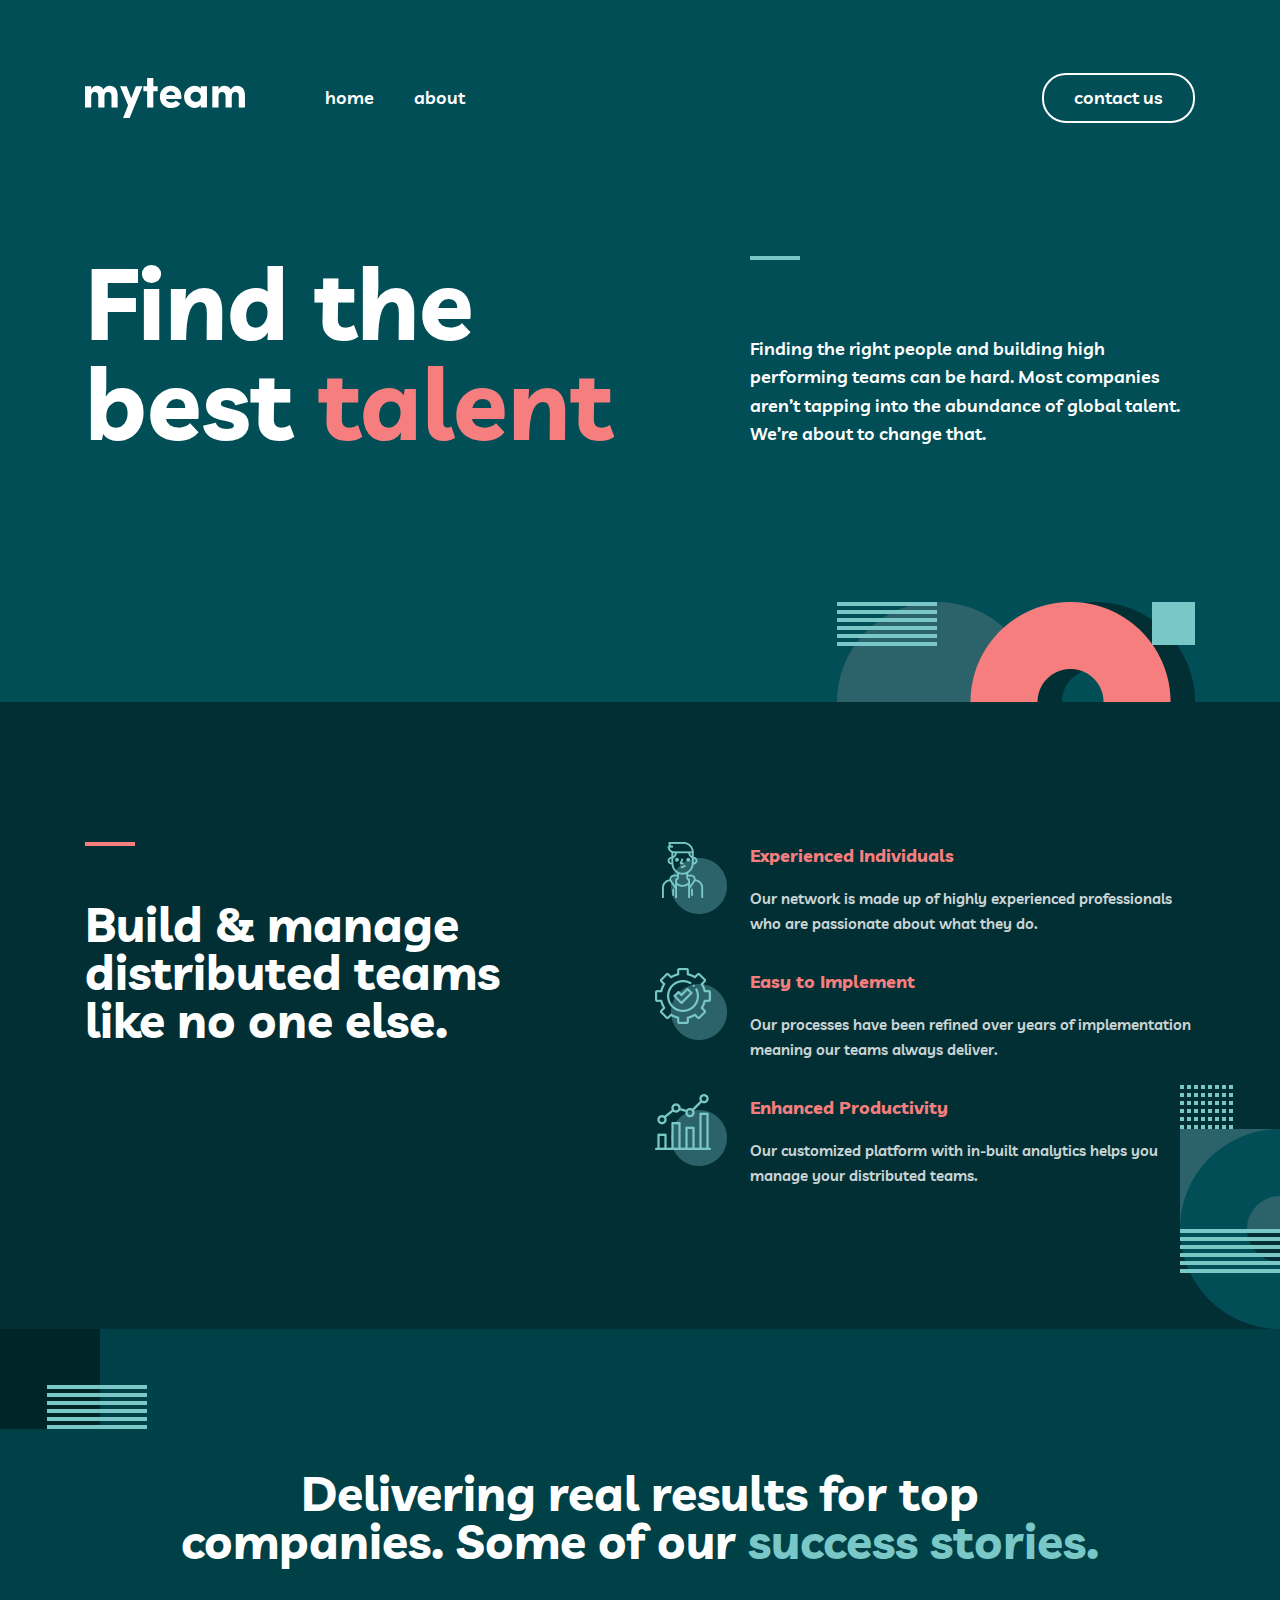
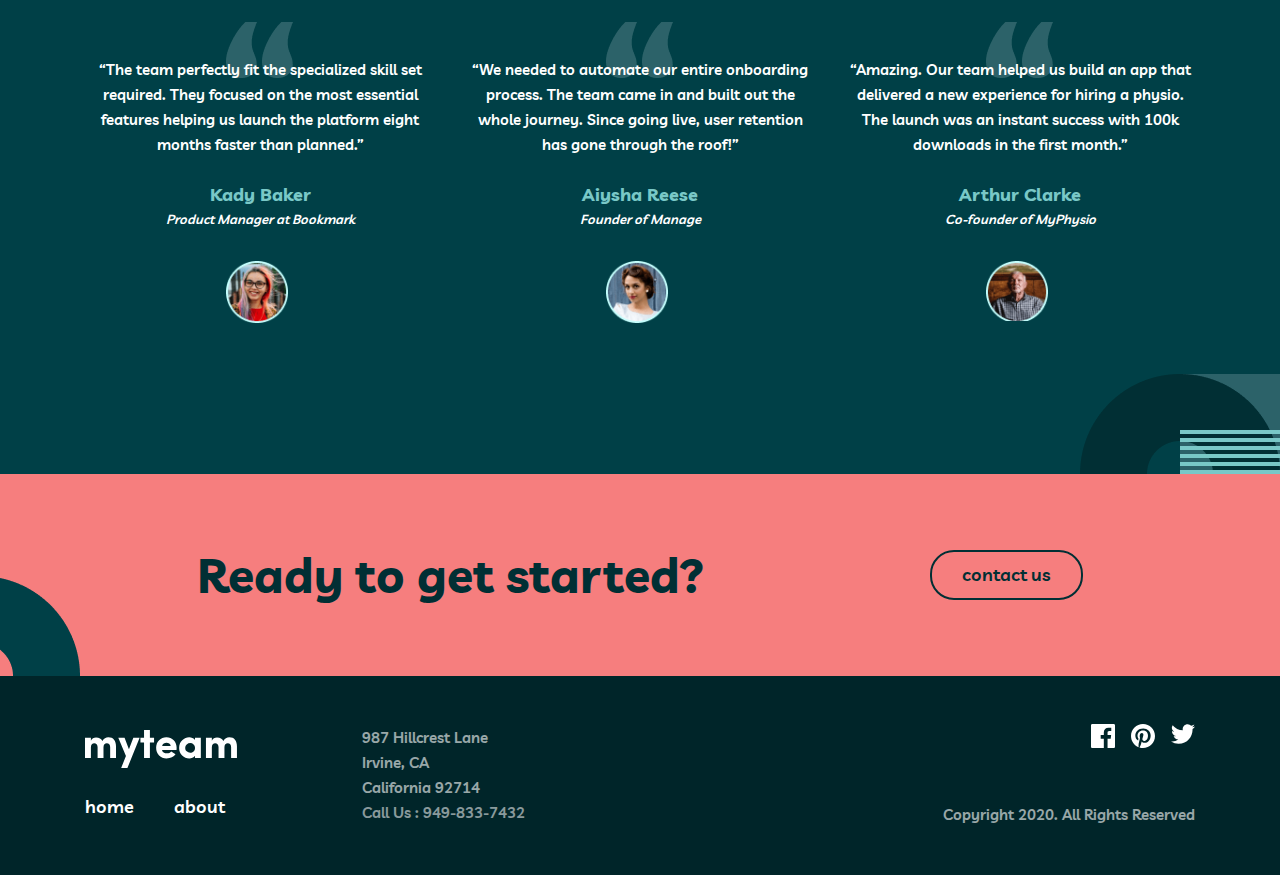
<file: index.html>
<!DOCTYPE html>
<html lang="en">
	<head>
		<meta charset="UTF-8" />
		<meta http-equiv="X-UA-Compatible" content="IE=edge" />
		<meta name="viewport" content="width=device-width, initial-scale=1.0" />
		<link rel="stylesheet" href="./css/main.css" />
		<title>My team</title>
	</head>

	<body>
		<!-- site-header -->
		<header class="site-header">
			<div class="container">
				<div class="site-header__inner">
					<a class="logo" href="./index.html">
						<img
							class="logo__link"
							src="./images/myteam-logo.svg"
							alt="Site logotip"
							width="160"
							height="40"
						/>
					</a>

					<nav class="navbar">
						<ul class="navbar__list">
							<li class="navbar__item">
								<a class="navbar__link" href="./index.html">home</a>
							</li>
							<li class="navbar__item">
								<a class="navbar__link" href="./about.html">about</a>
							</li>
						</ul>
					</nav>
					<button class="btn">&#9776;</button>

					<a class="header__link" href="#">contact us</a>
				</div>
			</div>
		</header>
		<!-- /site-header -->

		<!-- site-main -->

		<main class="site-main">
			<!-- hero-section -->
			<section class="hero">
				<div class="container">
					<div class="hero__inner">
						<div class="hero__title-wrapper">
							<h1 class="hero__title">
								Find the best <span class="title-red">talent</span>
							</h1>
						</div>
						<div class="text-wrapper">
							<span class="line"></span>
							<p class="hero__text">
								Finding the right people and building high performing teams can
								be hard. Most companies aren’t tapping into the abundance of
								global talent. We’re about to change that.
							</p>
						</div>
					</div>
				</div>
			</section>
			<!-- /hero-section -->
			<!-- build-section -->
			<section class="build">
				<div class="container">
					<div class="build__inner">
						<div class="build__content">
							<span class="build__line"></span>
							<h2 class="build__title">
								Build & manage distributed teams like no one else.
							</h2>
						</div>
						<div class="build__conwrapper">
							<ul class="build__list">
								<li class="build__item">
									<h3 class="build__item-title">Experienced Individuals</h3>
									<p class="build__item-text">
										Our network is made up of highly experienced professionals
										who are passionate about what they do.
									</p>
								</li>
								<li class="build__item">
									<h3 class="build__item-title">Easy to Implement</h3>
									<p class="build__item-text">
										Our processes have been refined over years of implementation
										meaning our teams always deliver.
									</p>
								</li>
								<li class="build__item">
									<h3 class="build__item-title">Enhanced Productivity</h3>
									<p class="build__item-text">
										Our customized platform with in-built analytics helps you
										manage your distributed teams.
									</p>
								</li>
							</ul>
						</div>
					</div>
				</div>
			</section>
			<!-- /build-section -->
			<!-- stories-section -->
			<section class="stories">
				<div class="container">
					<div class="stories__inner">
						<div class="stories__title-wrapper">
							<h2 class="stories__title">
								Delivering real results for top companies. Some of our
								<span class="title-color">success stories.</span>
							</h2>
						</div>

						<ul class="stories__list">
							<li class="stories__item">
								<p class="stories__item-text">
									“The team perfectly fit the specialized skill set required.
									They focused on the most essential features helping us launch
									the platform eight months faster than planned.”
								</p>
								<strong class="stories__item-str">Kady Baker</strong>
								<em class="stories__item-italic"
									>Product Manager at Bookmark</em
								>
							</li>
							<li class="stories__item">
								<p class="stories__item-text">
									“We needed to automate our entire onboarding process. The team
									came in and built out the whole journey. Since going live,
									user retention has gone through the roof!”
								</p>
								<strong class="stories__item-str">Aiysha Reese</strong>
								<em class="stories__item-italic">Founder of Manage</em>
							</li>
							<li class="stories__item">
								<p class="stories__item-text">
									“Amazing. Our team helped us build an app that delivered a new
									experience for hiring a physio. The launch was an instant
									success with 100k downloads in the first month.”
								</p>
								<strong class="stories__item-str">Arthur Clarke</strong>
								<em class="stories__item-italic">Co-founder of MyPhysio</em>
							</li>
						</ul>
					</div>
				</div>
			</section>
			<!-- /stories-section -->
			<!-- started-section -->
			<section class="started">
				<div class="container">
					<div class="started__inner">
						<h2 class="started__title">Ready to get started?</h2>
						<a class="started__link header__link" href="#">contact us</a>
					</div>
				</div>
			</section>
			<!-- /started-section -->
		</main>
		<!-- /site-main -->
		<!-- site-footer -->
		<footer class="site-footer">
			<div class="container">
				<div class="site-footer__inner">
					<div class="site-footer__left-wrapper">
						<div class="footer__menu-wrapper">
							<a class="footer__logo" href="./index.html">
								<img
									class="footer__logo-img"
									src="./images/myteam-logo.svg"
									alt="Site logotip"
									width="160"
									height="40"
								/>
							</a>

							<ul class="footer__list">
								<li class="footer__item">
									<a class="footer__link" href="./index.html">home</a>
								</li>
								<li class="footer__item">
									<a class="footer__link" href="./about.html">about</a>
								</li>
							</ul>
						</div>
						<div class="footer__address-wrapper">
							<p class="site-footer__adress">
								987 Hillcrest Lane <br />
								Irvine, CA <br />
								California 92714
								<a class="footer__tel" href="tel:9498337432"
									>Call Us : 949-833-7432</a
								>
							</p>
						</div>
					</div>
					<div class="site-footer__right-wrapper">
						<div class="footer__social-link-wrapper">
							<a
								class="footer__social-link"
								href="https://www.facebook.com"
								target="_blank"
							>
								<svg width="24" height="24" xmlns="http://www.w3.org/2000/svg">
									<path
										d="M22.675 0H1.325C.593 0 0 .593 0 1.325v21.351C0 23.407.593 24 1.325 24H12.82v-9.294H9.692v-3.622h3.128V8.413c0-3.1 1.893-4.788 4.659-4.788 1.325 0 2.463.099 2.795.143v3.24l-1.918.001c-1.504 0-1.795.715-1.795 1.763v2.313h3.587l-.467 3.622h-3.12V24h6.116c.73 0 1.323-.593 1.323-1.325V1.325C24 .593 23.407 0 22.675 0Z"
									/>
								</svg>
							</a>
							<a class="footer__social-link" href="https://www.pinterest.com">
								<svg width="24" height="24" xmlns="http://www.w3.org/2000/svg">
									<path
										d="M12 0C5.373 0 0 5.372 0 12c0 5.084 3.163 9.426 7.627 11.174-.105-.949-.2-2.405.042-3.441.218-.937 1.407-5.965 1.407-5.965s-.359-.719-.359-1.782c0-1.668.967-2.914 2.171-2.914 1.023 0 1.518.769 1.518 1.69 0 1.029-.655 2.568-.994 3.995-.283 1.194.599 2.169 1.777 2.169 2.133 0 3.772-2.249 3.772-5.495 0-2.873-2.064-4.882-5.012-4.882-3.414 0-5.418 2.561-5.418 5.207 0 1.031.397 2.138.893 2.738a.36.36 0 0 1 .083.345l-.333 1.36c-.053.22-.174.267-.402.161-1.499-.698-2.436-2.889-2.436-4.649 0-3.785 2.75-7.262 7.929-7.262 4.163 0 7.398 2.967 7.398 6.931 0 4.136-2.607 7.464-6.227 7.464-1.216 0-2.359-.631-2.75-1.378l-.748 2.853c-.271 1.043-1.002 2.35-1.492 3.146C9.57 23.812 10.763 24 12 24c6.627 0 12-5.373 12-12 0-6.628-5.373-12-12-12Z"
									/>
								</svg>
							</a>
							<a
								class="footer__social-link"
								href="https://www.twitter.com"
								target="_blank"
							>
								<svg width="24" height="20" xmlns="http://www.w3.org/2000/svg">
									<path
										d="M24 2.557a9.83 9.83 0 0 1-2.828.775A4.932 4.932 0 0 0 23.337.608a9.864 9.864 0 0 1-3.127 1.195A4.916 4.916 0 0 0 16.616.248c-3.179 0-5.515 2.966-4.797 6.045A13.978 13.978 0 0 1 1.671 1.149a4.93 4.93 0 0 0 1.523 6.574 4.903 4.903 0 0 1-2.229-.616c-.054 2.281 1.581 4.415 3.949 4.89a4.935 4.935 0 0 1-2.224.084 4.928 4.928 0 0 0 4.6 3.419A9.9 9.9 0 0 1 0 17.54a13.94 13.94 0 0 0 7.548 2.212c9.142 0 14.307-7.721 13.995-14.646A10.025 10.025 0 0 0 24 2.557Z"
									/>
								</svg>
							</a>
						</div>
						<p class="footer__text">Copyright 2020. All Rights Reserved</p>
					</div>
				</div>
			</div>
		</footer>
		<!-- /site-footer -->
	</body>
</html>
</file>
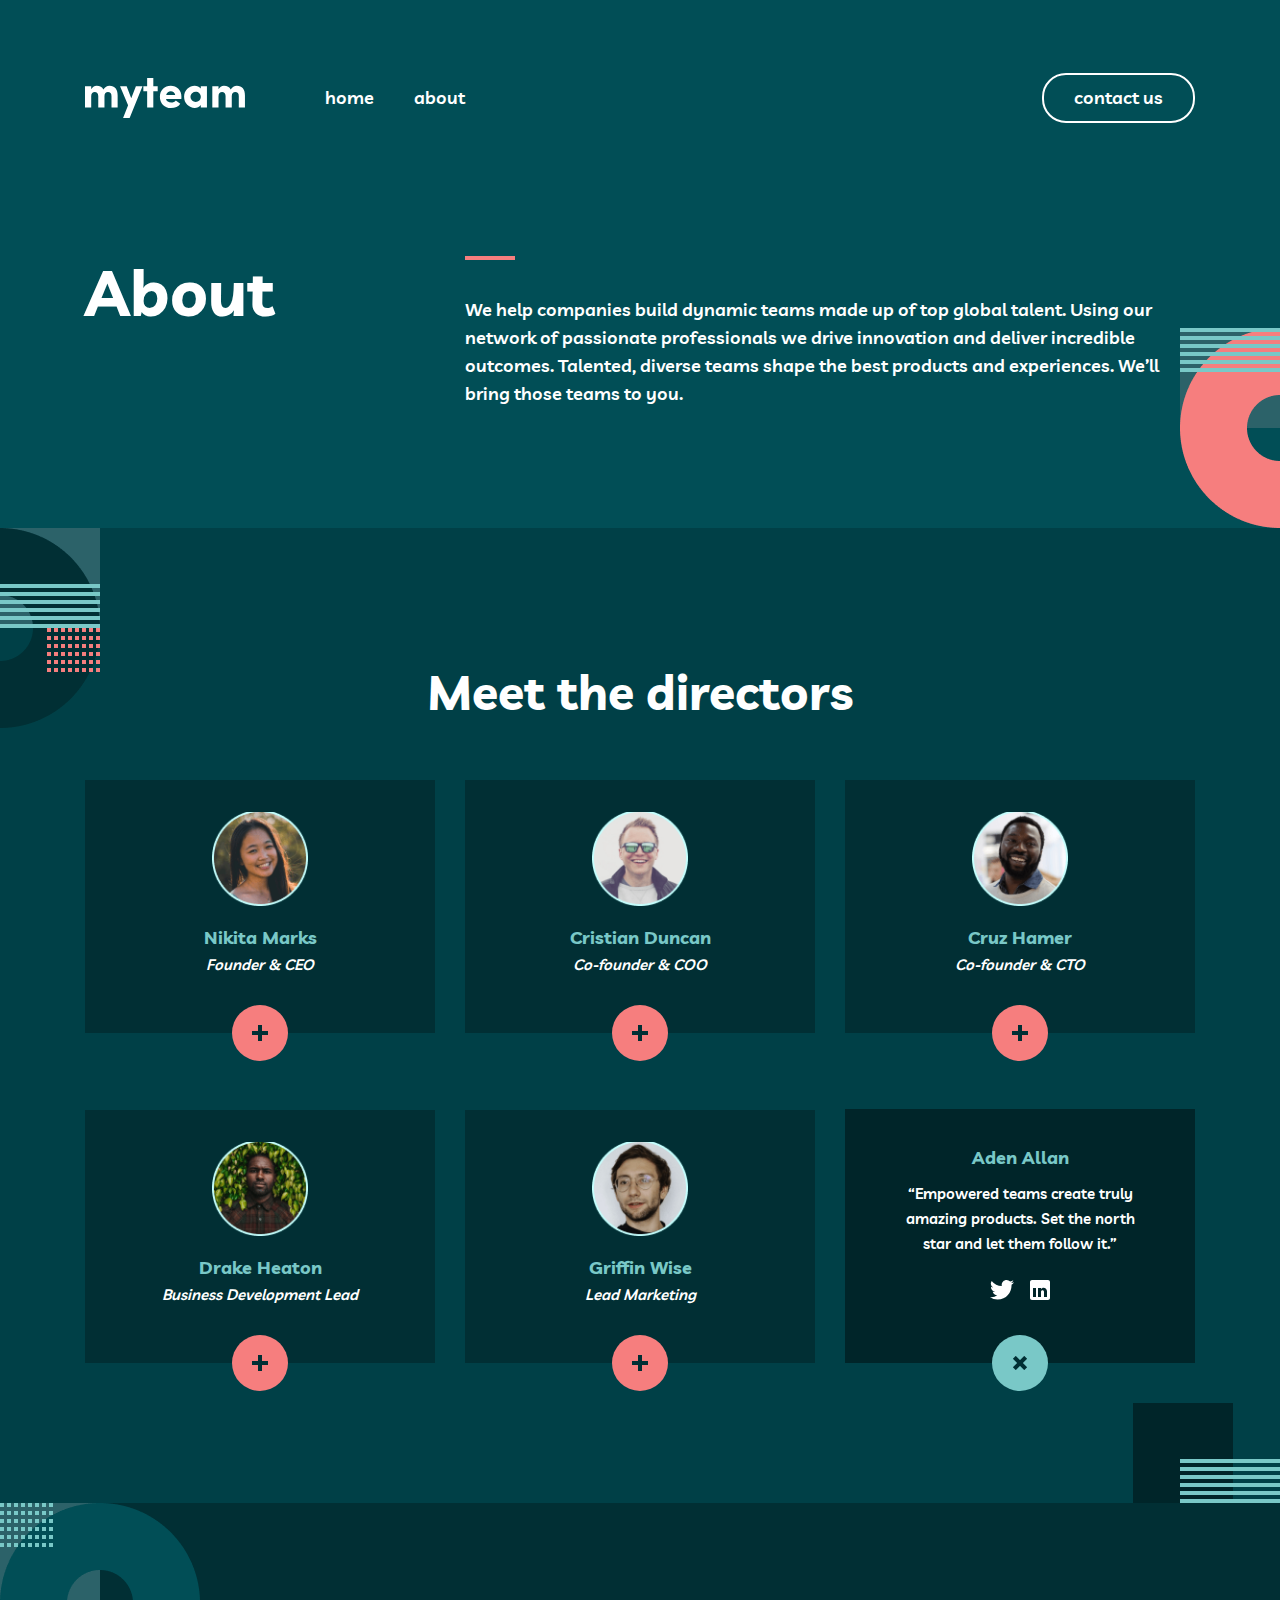
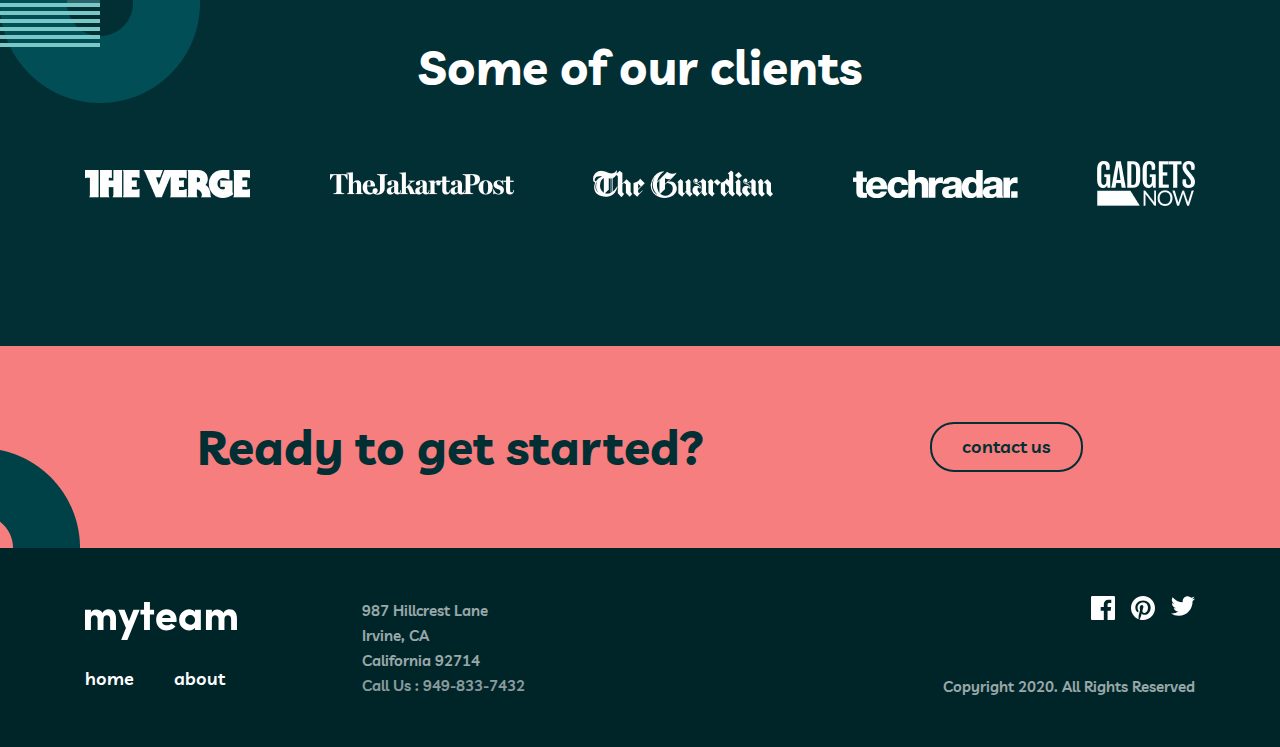
<file: about.html>
<!DOCTYPE html>
<html lang="en">
	<head>
		<meta charset="UTF-8" />
		<meta http-equiv="X-UA-Compatible" content="IE=edge" />
		<meta name="viewport" content="width=device-width, initial-scale=1.0" />
		<link rel="stylesheet" href="./css/main.css" />
		<title>About</title>
	</head>
	<body>
		<!-- about-header -->
		<header class="about-header">
			<div class="container">
				<div class="about-header__inner">
					<a class="logo" href="./index.html">
						<img
							class="logo__link"
							src="./images/myteam-logo.svg"
							alt="Site logotip"
							width="160"
							height="40"
						/>
					</a>

					<nav class="navbar">
						<ul class="navbar__list">
							<li class="navbar__item">
								<a class="navbar__link" href="./index.html">home</a>
							</li>
							<li class="navbar__item">
								<a class="navbar__link" href="./about.html">about</a>
							</li>
						</ul>
					</nav>
					<button class="btn">&#9776;</button>

					<a class="header__link" href="#">contact us</a>
				</div>
			</div>
		</header>
		<!-- /about-header -->
		<!-- site-main -->
		<main class="site-main">
			<!-- about-hero -->
			<section class="about-hero">
				<div class="container">
					<div class="about-hero__inner">
						<div class="about-hero__title-wrapper">
							<h2 class="about-hero__title">About</h2>
						</div>
						<div class="about-text-wrapper">
							<span class="about-line"></span>
							<p class="about-hero__text">
								We help companies build dynamic teams made up of top global
								talent. Using our network of passionate professionals we drive
								innovation and deliver incredible outcomes. Talented, diverse
								teams shape the best products and experiences. We’ll bring those
								teams to you.
							</p>
						</div>
					</div>
				</div>
			</section>
			<!-- /about-hero -->
			<!-- directors-section -->
			<section class="directors">
				<div class="container">
					<div class="directors__inner">
						<h2 class="directors__title">Meet the directors</h2>
						<ul class="directors__list">
							<li class="directors__item">
								<strong class="item-strong">Nikita Marks</strong>
								<em class="item-em">Founder & CEO</em>
								<span class="item-circle">
									<img
										class="item-plus"
										src="./images/CombinedShape.png"
										alt="plus"
										width="16"
										height="16"
									/>
								</span>
							</li>
							<li class="directors__item">
								<strong class="item-strong">Cristian Duncan</strong>
								<em class="item-em">Co-founder & COO</em>
								<span class="item-circle">
									<img
										class="item-plus"
										src="./images/CombinedShape.png"
										alt="plus"
										width="16"
										height="16"
									/>
								</span>
							</li>
							<li class="directors__item">
								<strong class="item-strong">Cruz Hamer</strong>
								<em class="item-em">Co-founder & CTO</em>
								<span class="item-circle">
									<img
										class="item-plus"
										src="./images/CombinedShape.png"
										alt="plus"
										width="16"
										height="16"
									/>
								</span>
							</li>
							<li class="directors__item">
								<strong class="item-strong">Drake Heaton</strong>
								<em class="item-em">Business Development Lead</em>
								<span class="item-circle">
									<img
										class="item-plus"
										src="./images/CombinedShape.png"
										alt="plus"
										width="16"
										height="16"
									/>
								</span>
							</li>
							<li class="directors__item">
								<strong class="item-strong">Griffin Wise</strong>
								<em class="item-em">Lead Marketing</em>
								<span class="item-circle">
									<img
										class="item-plus"
										src="./images/CombinedShape.png"
										alt="plus"
										width="16"
										height="16"
									/>
								</span>
							</li>
							<li class="directors__item directors__item--active">
								<strong class="item-strong acstr">Aden Allan</strong>
								<p class="item-em acem">
									“Empowered teams create truly amazing products. Set the north
									star and let them follow it.”
								</p>
								<div class="icon-wrapper">
									<a
										class="twitter-link"
										href="https://www.twitter.com"
										target="_blank"
									>
										<svg
											class="twitter"
											width="24"
											height="20"
											xmlns="http://www.w3.org/2000/svg"
										>
											<path
												d="M24 2.309a9.83 9.83 0 0 1-2.828.775A4.932 4.932 0 0 0 23.337.36a9.864 9.864 0 0 1-3.127 1.195A4.916 4.916 0 0 0 16.616 0c-3.179 0-5.515 2.966-4.797 6.045A13.978 13.978 0 0 1 1.671.901a4.93 4.93 0 0 0 1.523 6.574 4.903 4.903 0 0 1-2.229-.616c-.054 2.281 1.581 4.415 3.949 4.89a4.935 4.935 0 0 1-2.224.084 4.928 4.928 0 0 0 4.6 3.419A9.9 9.9 0 0 1 0 17.292a13.94 13.94 0 0 0 7.548 2.212c9.142 0 14.307-7.721 13.995-14.646A10.025 10.025 0 0 0 24 2.309Z"
											/>
										</svg>
									</a>
									<a
										class="linkedin-link"
										href="https://www.linkedin.com"
										target="_blank"
									>
										<svg
											class="linkedin"
											width="20"
											height="20"
											xmlns="http://www.w3.org/2000/svg"
										>
											<path
												clip-rule="evenodd"
												d="M2 0h16c1.1 0 2 .9 2 2v16c0 1.1-.9 2-2 2H2c-1.1 0-2-.9-2-2V2C0 .9.9 0 2 0Zm4 17V8H3v9h3ZM4.5 6.3c-1 0-1.8-.8-1.8-1.8s.8-1.8 1.8-1.8 1.8.8 1.8 1.8-.8 1.8-1.8 1.8ZM14 17h3v-5.7c0-1.9-1.6-3.5-3.5-3.5-.9 0-2 .6-2.5 1.4V8H8v9h3v-5.3c0-.8.7-1.5 1.5-1.5s1.5.7 1.5 1.5V17Z"
											/>
										</svg>
									</a>
								</div>
								<span class="item-circle item-circle--active">
									<img
										class="item-plus"
										src="./images/Combined.png"
										alt="plus"
										width="16"
										height="16"
									/>
								</span>
							</li>
						</ul>
					</div>
				</div>
			</section>
			<!-- /directors-section -->
			<!-- clients-section -->
			<section class="clients">
				<div class="container">
					<div class="clients__inner">
						<h2 class="clients__title">Some of our clients</h2>
						<div class="pictures-wrapper">
							<picture class="clients__pictures">
								<!-- webp-images -->
								<source
									type="image/webp"
									media="(max-width:830px)"
									srcset="
										./images/clients-mobile1.webp    1x,
										./images/clients-mobile1@2x.webp 2x
									"
								/>

								<source
									type="image/webp"
									media="(max-width:890px)"
									srcset="
										./images/clients-tablet1.webp    1x,
										./images/clients-tablet1@2x.webp 2x
									"
								/>

								<source
									type="image/webp"
									srcset="
										./images/clients1.webp    1x,
										./images/clients1@2x.webp 2x
									"
								/>

								<!-- png-images -->
								<source
									media="(max-width:830px)"
									srcset="
										./images/clients-mobile1.png    1x,
										./images/clients-mobile1@2x.png 2x
									"
								/>

								<source
									media="(max-width:890px)"
									srcset="
										./images/clients-tablet1.png    1x,
										./images/clients-tablet1@2x.png 2x
									"
								/>

								<img
									class="clients__logo"
									src="./images/clients1.png"
									srcset="./images/clients1.png 1x, ./images/clients1@2x.png 2x"
									alt="logo"
									width="165"
									height="28"
								/>
							</picture>

							<picture class="clients__pictures">
								<!-- webp-images -->
								<source
									type="image/webp"
									media="(max-width:830px)"
									srcset="
										./images/clients-mobile2.webp    1x,
										./images/clients-mobile2@2x.webp 2x
									"
								/>

								<source
									type="image/webp"
									media="(max-width:890px)"
									srcset="
										./images/clients-tablet2.webp    1x,
										./images/clients-tablet2@2x.webp 2x
									"
								/>

								<source
									type="image/webp"
									srcset="
										./images/clients2.webp    1x,
										./images/clients2@2x.webp 2x
									"
								/>

								<!-- png-images -->
								<source
									media="(max-width:830px)"
									srcset="
										./images/clients-mobile2.png    1x,
										./images/clients-mobile2@2x.png 2x
									"
								/>

								<source
									media="(max-width:890px)"
									srcset="
										./images/clients-tablet2.png    1x,
										./images/clients-tablet2@2x.png 2x
									"
								/>

								<img
									class="clients__logo"
									src="./images/clients2.png"
									srcset="./images/clients2.png 1x, ./images/clients2@2x.png 2x"
									alt="logo"
									width="184"
									height="23"
								/>
							</picture>

							<picture class="clients__pictures">
								<!-- webp-images -->
								<source
									type="image/webp"
									media="(max-width:830px)"
									srcset="
										./images/clients-mobile3.webp    1x,
										./images/clients-mobile3@2x.webp 2x
									"
								/>

								<source
									type="image/webp"
									media="(max-width:890px)"
									srcset="
										./images/clients-tablet3.webp    1x,
										./images/clients-tablet3@2x.webp 2x
									"
								/>

								<source
									type="image/webp"
									srcset="
										./images/clients3.webp    1x,
										./images/clients3@2x.webp 2x
									"
								/>

								<!-- png-images -->
								<source
									media="(max-width:830px)"
									srcset="
										./images/clients-mobile3.png    1x,
										./images/clients-mobile3@2x.png 2x
									"
								/>

								<source
									media="(max-width:890px)"
									srcset="
										./images/clients-tablet3.png    1x,
										./images/clients-tablet3@2x.png 2x
									"
								/>

								<img
									class="clients__logo"
									src="./images/clients3.png"
									srcset="./images/clients3.png 1x, ./images/clients3@2x.png 2x"
									alt="logo"
									width="180"
									height="28"
								/>
							</picture>

							<picture class="clients__pictures">
								<!-- webp-images -->
								<source
									type="image/webp"
									media="(max-width:830px)"
									srcset="
										./images/clients-mobile4.webp    1x,
										./images/clients-mobile4@2x.webp 2x
									"
								/>

								<source
									type="image/webp"
									media="(max-width:890px)"
									srcset="
										./images/clients-tablet4.webp    1x,
										./images/clients-tablet4@2x.webp 2x
									"
								/>

								<source
									type="image/webp"
									srcset="
										./images/clients4.webp    1x,
										./images/clients4@2x.webp 2x
									"
								/>

								<!-- png-images -->
								<source
									media="(max-width:830px)"
									srcset="
										./images/clients-mobile4.png    1x,
										./images/clients-mobile4@2x.png 2x
									"
								/>

								<source
									media="(max-width:890px)"
									srcset="
										./images/clients-tablet4.png    1x,
										./images/clients-tablet4@2x.png 2x
									"
								/>

								<img
									class="clients__logo"
									src="./images/clients4.png"
									srcset="./images/clients4.png 1x, ./images/clients4@2x.png 2x"
									alt="logo"
									width="165"
									height="28"
								/>
							</picture>

							<picture class="clients__pictures">
								<!-- webp-images -->
								<source
									type="image/webp"
									media="(max-width:830px)"
									srcset="
										./images/clients-mobile5.webp    1x,
										./images/clients-mobile5@2x.webp 2x
									"
								/>

								<source
									type="image/webp"
									media="(max-width:890px)"
									srcset="
										./images/clients-tablet5.webp    1x,
										./images/clients-tablet5@2x.webp 2x
									"
								/>

								<source
									type="image/webp"
									srcset="
										./images/clients5.webp    1x,
										./images/clients5@2x.webp 2x
									"
								/>

								<!-- png-images -->
								<source
									media="(max-width:830px)"
									srcset="
										./images/clients-mobile5.png    1x,
										./images/clients-mobile5@2x.png 2x
									"
								/>

								<source
									media="(max-width:890px)"
									srcset="
										./images/clients-tablet5.png    1x,
										./images/clients-tablet5@2x.png 2x
									"
								/>

								<img
									class="clients__logo"
									src="./images/clients5.png"
									srcset="./images/clients5.png 1x, ./images/clients2@2x.png 2x"
									alt="logo"
									width="98"
									height="45"
								/>
							</picture>
						</div>
					</div>
				</div>
			</section>
			<!-- /clients-section -->
			<!-- started-section -->
			<section class="started">
				<div class="container">
					<div class="started__inner">
						<h2 class="started__title">Ready to get started?</h2>
						<a class="started__link header__link" href="#">contact us</a>
					</div>
				</div>
			</section>
			<!-- /started-section -->
		</main>
		<!-- /site-main -->
		<!-- site-footer -->
		<footer class="site-footer">
			<div class="container">
				<div class="site-footer__inner">
					<div class="site-footer__left-wrapper">
						<div class="footer__menu-wrapper">
							<a class="footer__logo" href="./index.html">
								<img
									class="footer__logo-img"
									src="./images/myteam-logo.svg"
									alt="Site logotip"
									width="160"
									height="40"
								/>
							</a>

							<ul class="footer__list">
								<li class="footer__item">
									<a class="footer__link" href="./index.html">home</a>
								</li>
								<li class="footer__item">
									<a class="footer__link" href="./about.html">about</a>
								</li>
							</ul>
						</div>
						<div class="footer__address-wrapper">
							<p class="site-footer__adress">
								987 Hillcrest Lane <br />
								Irvine, CA <br />
								California 92714
								<a class="footer__tel" href="tel:9498337432"
									>Call Us : 949-833-7432</a
								>
							</p>
						</div>
					</div>
					<div class="site-footer__right-wrapper">
						<div class="footer__social-link-wrapper">
							<a
								class="footer__social-link"
								href="https://www.facebook.com"
								target="_blank"
							>
								<svg width="24" height="24" xmlns="http://www.w3.org/2000/svg">
									<path
										d="M22.675 0H1.325C.593 0 0 .593 0 1.325v21.351C0 23.407.593 24 1.325 24H12.82v-9.294H9.692v-3.622h3.128V8.413c0-3.1 1.893-4.788 4.659-4.788 1.325 0 2.463.099 2.795.143v3.24l-1.918.001c-1.504 0-1.795.715-1.795 1.763v2.313h3.587l-.467 3.622h-3.12V24h6.116c.73 0 1.323-.593 1.323-1.325V1.325C24 .593 23.407 0 22.675 0Z"
									/>
								</svg>
							</a>
							<a class="footer__social-link" href="https://www.pinterest.com">
								<svg width="24" height="24" xmlns="http://www.w3.org/2000/svg">
									<path
										d="M12 0C5.373 0 0 5.372 0 12c0 5.084 3.163 9.426 7.627 11.174-.105-.949-.2-2.405.042-3.441.218-.937 1.407-5.965 1.407-5.965s-.359-.719-.359-1.782c0-1.668.967-2.914 2.171-2.914 1.023 0 1.518.769 1.518 1.69 0 1.029-.655 2.568-.994 3.995-.283 1.194.599 2.169 1.777 2.169 2.133 0 3.772-2.249 3.772-5.495 0-2.873-2.064-4.882-5.012-4.882-3.414 0-5.418 2.561-5.418 5.207 0 1.031.397 2.138.893 2.738a.36.36 0 0 1 .083.345l-.333 1.36c-.053.22-.174.267-.402.161-1.499-.698-2.436-2.889-2.436-4.649 0-3.785 2.75-7.262 7.929-7.262 4.163 0 7.398 2.967 7.398 6.931 0 4.136-2.607 7.464-6.227 7.464-1.216 0-2.359-.631-2.75-1.378l-.748 2.853c-.271 1.043-1.002 2.35-1.492 3.146C9.57 23.812 10.763 24 12 24c6.627 0 12-5.373 12-12 0-6.628-5.373-12-12-12Z"
									/>
								</svg>
							</a>
							<a
								class="footer__social-link"
								href="https://www.twitter.com"
								target="_blank"
							>
								<svg width="24" height="20" xmlns="http://www.w3.org/2000/svg">
									<path
										d="M24 2.557a9.83 9.83 0 0 1-2.828.775A4.932 4.932 0 0 0 23.337.608a9.864 9.864 0 0 1-3.127 1.195A4.916 4.916 0 0 0 16.616.248c-3.179 0-5.515 2.966-4.797 6.045A13.978 13.978 0 0 1 1.671 1.149a4.93 4.93 0 0 0 1.523 6.574 4.903 4.903 0 0 1-2.229-.616c-.054 2.281 1.581 4.415 3.949 4.89a4.935 4.935 0 0 1-2.224.084 4.928 4.928 0 0 0 4.6 3.419A9.9 9.9 0 0 1 0 17.54a13.94 13.94 0 0 0 7.548 2.212c9.142 0 14.307-7.721 13.995-14.646A10.025 10.025 0 0 0 24 2.557Z"
									/>
								</svg>
							</a>
						</div>
						<p class="footer__text">Copyright 2020. All Rights Reserved</p>
					</div>
				</div>
			</div>
		</footer>
		<!-- /site-footer -->
	</body>
</html>
</file>
<file: css/main.css>
/* livvic-600 - latin */
@font-face {
  font-family: "Livvic";
  font-style: normal;
  font-weight: 600;
  src: local(""), url("../fonts/livvic-v13-latin-600.woff2") format("woff2"), url("../fonts/livvic-v13-latin-600.woff") format("woff"); /* Chrome 6+, Firefox 3.6+, IE 9+, Safari 5.1+ */
}
/* livvic-700 - latin */
@font-face {
  font-family: "Livvic";
  font-style: normal;
  font-weight: 700;
  src: local(""), url("../fonts/livvic-v13-latin-700.woff2") format("woff2"), url("../fonts/livvic-v13-latin-700.woff") format("woff"); /* Chrome 6+, Firefox 3.6+, IE 9+, Safari 5.1+ */
}
/*! normalize.css v8.0.1 | MIT License | github.com/necolas/normalize.css */
/* Document
========================================================================== */
/**
 * 1. Correct the line height in all browsers.
 * 2. Prevent adjustments of font size after orientation changes in iOS.
 */
html {
  line-height: 1.15; /* 1 */
  -webkit-text-size-adjust: 100%; /* 2 */
}

/* Sections
========================================================================== */
/**
 * Remove the margin in all browsers.
 */
body {
  margin: 0;
}

/**
 * Render the `main` element consistently in IE.
 */
main {
  display: block;
}

/**
 * Correct the font size and margin on `h1` elements within `section` and
 * `article` contexts in Chrome, Firefox, and Safari.
 */
h1 {
  font-size: 2em;
  margin: 0.67em 0;
}

/* Grouping content
========================================================================== */
/**
 * 1. Add the correct box sizing in Firefox.
 * 2. Show the overflow in Edge and IE.
 */
hr {
  box-sizing: content-box; /* 1 */
  height: 0; /* 1 */
  overflow: visible; /* 2 */
}

/**
 * 1. Correct the inheritance and scaling of font size in all browsers.
 * 2. Correct the odd `em` font sizing in all browsers.
 */
pre {
  font-family: monospace, monospace; /* 1 */
  font-size: 1em; /* 2 */
}

/* Text-level semantics
========================================================================== */
/**
 * Remove the gray background on active links in IE 10.
 */
a {
  background-color: transparent;
}

/**
 * 1. Remove the bottom border in Chrome 57-
 * 2. Add the correct text decoration in Chrome, Edge, IE, Opera, and Safari.
 */
abbr[title] {
  border-bottom: none; /* 1 */
  text-decoration: underline; /* 2 */
  -webkit-text-decoration: underline dotted;
          text-decoration: underline dotted; /* 2 */
}

/**
 * Add the correct font weight in Chrome, Edge, and Safari.
 */
b,
strong {
  font-weight: bolder;
}

/**
 * 1. Correct the inheritance and scaling of font size in all browsers.
 * 2. Correct the odd `em` font sizing in all browsers.
 */
code,
kbd,
samp {
  font-family: monospace, monospace; /* 1 */
  font-size: 1em; /* 2 */
}

/**
 * Add the correct font size in all browsers.
 */
small {
  font-size: 80%;
}

/**
 * Prevent `sub` and `sup` elements from affecting the line height in
 * all browsers.
 */
sub,
sup {
  font-size: 75%;
  line-height: 0;
  position: relative;
  vertical-align: baseline;
}

sub {
  bottom: -0.25em;
}

sup {
  top: -0.5em;
}

/* Embedded content
========================================================================== */
/**
 * Remove the border on images inside links in IE 10.
 */
img {
  border-style: none;
}

/* Forms
========================================================================== */
/**
 * 1. Change the font styles in all browsers.
 * 2. Remove the margin in Firefox and Safari.
 */
button,
input,
optgroup,
select,
textarea {
  font-family: inherit; /* 1 */
  font-size: 100%; /* 1 */
  line-height: 1.15; /* 1 */
  margin: 0; /* 2 */
}

/**
 * Show the overflow in IE.
 * 1. Show the overflow in Edge.
 */
button,
input {
  /* 1 */
  overflow: visible;
}

/**
 * Remove the inheritance of text transform in Edge, Firefox, and IE.
 * 1. Remove the inheritance of text transform in Firefox.
 */
button,
select {
  /* 1 */
  text-transform: none;
}

/**
 * Correct the inability to style clickable types in iOS and Safari.
 */
button,
[type=button],
[type=reset],
[type=submit] {
  -webkit-appearance: button;
}

/**
 * Remove the inner border and padding in Firefox.
 */
button::-moz-focus-inner,
[type=button]::-moz-focus-inner,
[type=reset]::-moz-focus-inner,
[type=submit]::-moz-focus-inner {
  border-style: none;
  padding: 0;
}

/**
 * Restore the focus styles unset by the previous rule.
 */
button:-moz-focusring,
[type=button]:-moz-focusring,
[type=reset]:-moz-focusring,
[type=submit]:-moz-focusring {
  outline: 1px dotted ButtonText;
}

/**
 * Correct the padding in Firefox.
 */
fieldset {
  padding: 0.35em 0.75em 0.625em;
}

/**
 * 1. Correct the text wrapping in Edge and IE.
 * 2. Correct the color inheritance from `fieldset` elements in IE.
 * 3. Remove the padding so developers are not caught out when they zero out
 *    `fieldset` elements in all browsers.
 */
legend {
  box-sizing: border-box; /* 1 */
  color: inherit; /* 2 */
  display: table; /* 1 */
  max-width: 100%; /* 1 */
  padding: 0; /* 3 */
  white-space: normal; /* 1 */
}

/**
 * Add the correct vertical alignment in Chrome, Firefox, and Opera.
 */
progress {
  vertical-align: baseline;
}

/**
 * Remove the default vertical scrollbar in IE 10+.
 */
textarea {
  overflow: auto;
}

/**
 * 1. Add the correct box sizing in IE 10.
 * 2. Remove the padding in IE 10.
 */
[type=checkbox],
[type=radio] {
  box-sizing: border-box; /* 1 */
  padding: 0; /* 2 */
}

/**
 * Correct the cursor style of increment and decrement buttons in Chrome.
 */
[type=number]::-webkit-inner-spin-button,
[type=number]::-webkit-outer-spin-button {
  height: auto;
}

/**
 * 1. Correct the odd appearance in Chrome and Safari.
 * 2. Correct the outline style in Safari.
 */
[type=search] {
  -webkit-appearance: textfield; /* 1 */
  outline-offset: -2px; /* 2 */
}

/**
 * Remove the inner padding in Chrome and Safari on macOS.
 */
[type=search]::-webkit-search-decoration {
  -webkit-appearance: none;
}

/**
 * 1. Correct the inability to style clickable types in iOS and Safari.
 * 2. Change font properties to `inherit` in Safari.
 */
::-webkit-file-upload-button {
  -webkit-appearance: button; /* 1 */
  font: inherit; /* 2 */
}

/* Interactive
========================================================================== */
/*
 * Add the correct display in Edge, IE 10+, and Firefox.
 */
details {
  display: block;
}

/*
 * Add the correct display in all browsers.
 */
summary {
  display: list-item;
}

/* Misc
========================================================================== */
/**
 * Add the correct display in IE 10+.
 */
template {
  display: none;
}

/**
 * Add the correct display in IE 10.
 */
[hidden] {
  display: none;
}

html {
  scroll-behavior: smooth;
  height: 100%;
  overflow-x: hidden;
}

*,
*::after,
*::before {
  box-sizing: border-box;
}

body {
  display: flex;
  flex-direction: column;
  height: 100%;
  margin: 0;
  font-family: "Livvic", "Arial", sans-serif;
}

img {
  max-width: 100%;
  height: auto;
  vertical-align: middle;
  -o-object-fit: cover;
     object-fit: cover;
}

main {
  flex-grow: 1;
}

.visually-hidden {
  position: absolute;
  width: 1px;
  height: 1px;
  margin: -1px;
  padding: 0;
  overflow: hidden;
  border: 0;
  clip: rect(0 0 0 0);
}

.container {
  width: 100%;
  max-width: 1150px;
  margin: 0 auto;
  padding: 0 20px;
}

@media only screen and (max-width: 768px) and (min-width: 577px) {
  .container {
    padding: 0 40px;
  }
}
@media only screen and (max-width: 576px) and (min-width: 375px) {
  .container {
    padding: 0 24px;
  }
}
.site-header {
  padding: 73px 0;
  background-color: #014e56;
}

.site-header__inner {
  display: flex;
  align-items: center;
}

.logo {
  display: block;
  margin-right: 80px;
}

.logo:hover {
  opacity: 0.8;
  transition: all 0.3s ease;
}

.logo:active {
  opacity: 0.6;
  transition: all 0.3s ease;
}

.navbar__list {
  display: flex;
  align-items: center;
  margin: 0;
  padding: 0;
  list-style-type: none;
}

.navbar__item + .navbar__item {
  margin-left: 40px;
}

.navbar__link {
  text-decoration: none;
  font-weight: 600;
  font-size: 18px;
  line-height: 156%;
  color: #ffffff;
}

.navbar__link:hover {
  color: #f67e7e;
  transition: all 0.3s ease;
}

.navbar__link:active {
  opacity: 0.6;
  transition: all 0.3s ease;
}

.header__link {
  display: inline-block;
  padding: 9px 9px 9px 9px;
  width: 100%;
  max-width: 153px;
  margin-left: auto;
  font-weight: 600;
  font-size: 18px;
  line-height: 28px;
  color: #ffffff;
  border: 2px solid #ffffff;
  border-radius: 24px;
  text-decoration: none;
  text-align: center;
}

.header__link:hover {
  background-color: #ffffff;
  color: #002529;
  transition: all 0.3s ease;
}

.header__link:active {
  background-color: transparent;
  color: #ffffff;
  opacity: 0.25;
  transition: all 0.3s ease;
}

.btn {
  display: none;
}

@media only screen and (max-width: 768px) {
  .site-header {
    padding: 64px 0;
  }
  .logo {
    margin-right: 48px;
    width: 128px;
  }
}
@media only screen and (max-width: 576px) {
  .site-header {
    padding: 48px 0;
  }
  .navbar {
    display: none;
  }
  .header__link {
    display: none;
  }
  .btn {
    display: block;
    margin-left: auto;
    border: none;
    background-color: transparent;
    color: #ffffff;
  }
}
.hero {
  position: relative;
  padding: 56px 0 250px 0;
  background-color: #014e56;
}

.hero::before {
  position: absolute;
  top: calc(50% - 200px);
  left: calc(50% - 760px);
  width: 100px;
  height: 200px;
  background-image: url("../images/header-bg-left1x.png");
  background-repeat: no-repeat;
  background-size: 100%;
  content: "";
}

.hero::after {
  position: absolute;
  right: calc(50% - 555px);
  bottom: calc(50% - 253px);
  width: 358px;
  height: 100px;
  background-image: url("../images/header-bg-bottom1x.png");
  background-repeat: no-repeat;
  background-size: 100%;
  content: "";
}

.hero__inner {
  display: flex;
  align-items: center;
  justify-content: space-between;
}

.hero__title-wrapper {
  width: 50%;
  max-width: 635px;
  margin-right: 30px;
}

.hero__title {
  margin: 0;
  font-weight: 700;
  font-size: 100px;
  line-height: 100%;
  color: #ffffff;
}

.title-red {
  color: #f67e7e;
}

.text-wrapper {
  position: relative;
  padding-top: 79px;
  width: 100%;
  max-width: 445px;
}

.hero__text {
  margin: 0;
  font-weight: 600;
  font-size: 18px;
  line-height: 156%;
  color: #ffffff;
}

.line {
  position: absolute;
  top: 0;
  left: 0;
  display: block;
  width: 50px;
  height: 4px;
  background-color: #79c8c7;
}

@media only screen and (max-width: 1100px) {
  .hero::after {
    right: 0;
    bottom: 0;
  }
}
@media only screen and (max-width: 900px) {
  .hero::after {
    right: 0;
    left: 0;
    bottom: 0;
    margin: 0 auto;
  }
}
@media only screen and (max-width: 768px) {
  .hero {
    padding: 48px 0 256px 0;
  }
  .hero::before {
    display: none;
  }
  .hero::after {
    right: 0;
    left: 0;
    bottom: 0;
    margin: 0 auto;
  }
  .hero__inner {
    flex-direction: column;
  }
  .title-wrapper {
    width: 50%;
    max-width: 683px;
  }
  .hero__title {
    font-size: 64px;
    margin-bottom: 24px;
    text-align: center;
  }
  .text-wrapper {
    padding-top: 0;
    width: 100%;
    max-width: 457px;
  }
  .hero__text {
    font-size: 15px;
    text-align: center;
  }
  .line {
    display: none;
  }
}
@media only screen and (max-width: 576px) {
  .hero {
    padding: 32px 0 197px 0;
  }
  .hero::before {
    display: none;
  }
  .hero::after {
    right: 0;
    left: 0;
    bottom: 0;
    margin: 0 auto;
  }
  .title-wrapper {
    width: 40%;
    max-width: 327px;
    margin-bottom: 18px;
  }
  .hero__title {
    font-size: 40px;
  }
  .text-wrapper {
    max-width: 327px;
  }
}
@media only screen and (max-width: 448px) {
  .hero::after {
    position: absolute;
    right: 0;
    left: 0;
    margin: 0 auto;
    background-image: url("../images/header-bg-bottom1x.png");
    background-repeat: no-repeat;
    background-size: 100%;
    content: "";
  }
  .hero__inner {
    width: 100%;
    max-width: 100%;
  }
}
@media only screen and (-webkit-min-device-pixel-ratio: 2), only screen and (min-device-pixel-ratio: 2), only screen and (min-resolution: 192dpi), only screen and (min-resolution: 2dppx) {
  .hero::before {
    background-image: url("../images/header-bg-left@2x.png");
  }
  .hero::after {
    background-image: url("../images/header-bg-bottom@2x.png");
  }
}
.build {
  position: relative;
  padding: 140px 0;
  background-color: #012f34;
}

.build::after {
  position: absolute;
  right: calc(50% - 760px);
  bottom: calc(50% - 314px);
  width: 100px;
  height: 244px;
  background-image: url("../images/build-after-bg1x.png");
  background-repeat: no-repeat;
  background-size: 100%;
  content: "";
}

.build__inner {
  display: flex;
  justify-content: center;
}

.build__content {
  width: 100%;
  max-width: 445px;
  margin-right: 125px;
}

.build__line {
  display: block;
  margin-bottom: 54px;
  width: 50px;
  height: 4px;
  background-color: #f67e7e;
}

.build__title {
  margin: 0;
  font-weight: 700;
  font-size: 48px;
  line-height: 100%;
  color: #ffffff;
}

.build__list {
  margin: 0;
  padding: 0;
  list-style-type: none;
}

.build__item {
  position: relative;
  width: 540px;
  padding-left: 95px;
}

.build__item + .build__item {
  margin-top: 32px;
}

.build__item::before {
  position: absolute;
  top: 0;
  left: 0;
  bottom: 0;
  width: 72px;
  height: 72px;
  background-image: url("../images/build-exper1x.png");
  background-repeat: no-repeat;
  background-size: 100%;
  content: "";
}

.build__item:nth-child(2)::before {
  background-image: url("../images/build-easy1x.png");
}

.build__item:nth-child(3)::before {
  background-image: url("../images/build-enhan1x.png");
}

.build__item-title {
  margin: 0;
  margin-bottom: 16px;
  font-weight: 700;
  font-size: 18px;
  line-height: 156%;
  color: #f67e7e;
}

.build__item-text {
  margin: 0;
  font-weight: 600;
  font-size: 15px;
  line-height: 167%;
  color: #ffffff;
  opacity: 0.8;
}

@media only screen and (max-width: 1400px) {
  .build::after {
    bottom: 0;
    right: 0;
  }
}
@media only screen and (max-width: 1200px) {
  .build::after {
    top: 0;
    right: 0;
  }
  .build__inner {
    flex-direction: column;
  }
  .build__content {
    width: 100%;
    max-width: 445px;
    margin-bottom: 64px;
  }
  .build__line {
    margin-bottom: 32px;
  }
  .build__title {
    font-size: 32px;
    line-height: 100%;
  }
  .build__item {
    width: 573px;
    margin: 0 auto;
  }
}
@media only screen and (max-width: 800px) {
  .build__conwrapper {
    width: 90%;
  }
  .build__list {
    width: 90%;
  }
  .build__item {
    width: 90%;
  }
}
@media only screen and (max-width: 768px) {
  .build {
    padding: 100px 0;
  }
  .build::after {
    top: 0;
    right: 0;
  }
  .build__inner {
    flex-direction: column;
  }
  .build__content {
    margin: 0 auto;
    width: 100%;
    max-width: 390px;
    margin-bottom: 64px;
  }
  .build__line {
    margin-bottom: 32px;
  }
  .build__title {
    font-size: 32px;
    line-height: 100%;
  }
  .build__list {
    margin: 0 auto;
  }
  .build__item {
    width: 100%;
    max-width: 573px;
    margin: 0 auto;
  }
}
@media only screen and (max-width: 576px) {
  .build {
    padding: 64px 24px;
  }
  .build::after {
    top: 0;
    right: 0;
  }
  .build__content {
    width: 100%;
    max-width: 240px;
    margin-bottom: 56px;
  }
  .build__title {
    text-align: start;
  }
  .build__list {
    margin: 0 auto;
  }
  .build__conwrapper {
    margin: 0 auto;
  }
  .build__item {
    width: 100%;
    max-width: 327px;
    padding-left: 0;
    padding-top: 88px;
    margin: 0 auto;
  }
  .build__item::before {
    top: 0;
    right: 0;
    left: 0;
    margin: 0 auto;
  }
  .build__item + .build__item {
    margin-top: 48px;
  }
  .build__item-title {
    margin: 0 auto;
    margin-bottom: 8px;
    text-align: center;
  }
  .build__item-text {
    margin: 0 auto;
    text-align: center;
  }
}
@media only screen and (-webkit-min-device-pixel-ratio: 2), only screen and (min-device-pixel-ratio: 2), only screen and (min-resolution: 192dpi), only screen and (min-resolution: 2dppx) {
  .build::after {
    background-image: url("../images/build-after-bg@2x.png");
  }
  .build__item::before {
    background-image: url("../images/build-exper@2x.png");
  }
  .build__item:nth-child(2)::before {
    background-image: url("../images/build-easy@2x.png");
  }
  .build__item:nth-child(3)::before {
    background-image: url("../images/build-enhan@2x.png");
  }
}
.stories {
  position: relative;
  padding: 140px 0 245px 0;
  background-color: #004047;
}

.stories::before {
  position: absolute;
  top: calc(50% - 372px);
  left: calc(50% - 760px);
  width: 147px;
  height: 100px;
  background-image: url("../images/stories-before-bg1x.png");
  background-repeat: no-repeat;
  background-size: 100%;
  content: "";
}

.stories::after {
  position: absolute;
  right: calc(50% - 760px);
  bottom: calc(50% - 372px);
  width: 200px;
  height: 100px;
  background-image: url("../images/stories-after-bg1x.png");
  background-repeat: no-repeat;
  background-size: 100%;
  content: "";
}

.stories__title-wrapper {
  width: 100%;
  max-width: 932px;
  margin: 0 auto;
}

.stories__title {
  margin: 0;
  margin-bottom: 92px;
  font-weight: 700;
  font-size: 48px;
  line-height: 100%;
  text-align: center;
  color: #ffffff;
}

.title-color {
  display: inline-block;
  color: #79c8c7;
}

.stories__list {
  display: flex;
  align-items: center;
  margin: 0;
  padding: 0;
  list-style-type: none;
  justify-content: center;
}

.stories__item {
  position: relative;
  display: flex;
  flex-direction: column;
  width: 350px;
}

.stories__item + .stories__item {
  margin-left: 30px;
}

.stories__item::before {
  position: absolute;
  top: calc(50% - 121px);
  left: calc(50% - 34px);
  width: 67px;
  height: 56px;
  background-image: url("../images/kavichka.png");
  background-repeat: no-repeat;
  background-size: 100%;
  content: "";
}

.stories__item::after {
  position: absolute;
  left: calc(50% - 34px);
  bottom: calc(50% - 180px);
  width: 62px;
  height: 62px;
  background-image: url("../images/Oval_11x.png");
  background-repeat: no-repeat;
  background-size: 100%;
  content: "";
}

.stories__item:nth-child(2)::after {
  background-image: url("../images/Oval_21x.png");
}

.stories__item:nth-child(3)::after {
  background-image: url("../images/Oval_31x.png");
}

.stories__item-text {
  z-index: 1;
  margin: 0;
  margin-bottom: 24px;
  font-weight: 600;
  font-size: 15px;
  line-height: 167%;
  text-align: center;
  color: #ffffff;
}

.stories__item-str {
  margin-bottom: 2px;
  font-weight: 700;
  font-size: 18px;
  line-height: 156%;
  text-align: center;
  color: #79c8c7;
}

.stories__item-italic {
  font-size: 13px;
  line-height: 138%;
  text-align: center;
  color: #ffffff;
}

@media only screen and (max-width: 1400px) {
  .stories::before {
    top: 0;
    left: 0;
  }
  .stories::after {
    right: 0;
    bottom: 0;
  }
}
@media only screen and (max-width: 1100px) {
  .stories::before {
    position: absolute;
    top: 0;
    left: 0;
    width: 147px;
    height: 100px;
    background-image: url("../images/stories-before-bg1x.png");
    background-repeat: no-repeat;
    background-size: 100%;
    content: "";
  }
  .stories::after {
    position: absolute;
    right: 0;
    bottom: 0;
    width: 200px;
    height: 100px;
    background-image: url("../images/stories-after-bg1x.png");
    background-repeat: no-repeat;
    background-size: 100%;
    content: "";
  }
}
@media only screen and (max-width: 900px) {
  .stories::before {
    top: 0;
    left: 0;
  }
  .stories::after {
    right: 0;
    bottom: 0;
  }
}
@media only screen and (max-width: 768px) {
  .stories {
    padding: 100px 98px 178px 97px;
  }
  .stories::before {
    top: 0;
    left: 0;
  }
  .stories::after {
    right: 0;
    bottom: 0;
  }
  .title-wrapper {
    width: 100%;
    max-width: 573px;
  }
  .stories__title {
    margin-bottom: 84px;
    font-size: 32px;
  }
  .stories__list {
    flex-direction: column;
    margin: 0 auto;
  }
  .stories__item {
    width: 100%;
    max-width: 573px;
  }
  .stories__item + .stories__item {
    margin-top: 140px;
    margin-left: 0;
  }
  .stories__item::before {
    top: calc(50% - 112px);
    left: calc(50% - 34px);
  }
  .stories__item::after {
    left: calc(50% - 34px);
    bottom: calc(50% - 190px);
    margin-bottom: 48px;
  }
  .stories__item-text {
    margin-bottom: 16px;
  }
  .stories__item-italic {
    margin-bottom: 16px;
  }
}
@media only screen and (max-width: 576px) {
  .stories {
    padding: 140px 24px 242px;
  }
  .stories::before {
    top: 0;
    left: 0;
  }
  .stories::after {
    right: 0;
    bottom: 0;
  }
  .stories__item {
    padding-top: 35px;
  }
  .stories__item::before {
    top: 0;
    margin: 0 auto;
  }
  .stories__item::after {
    margin-bottom: 16px;
  }
  .stories__item:nth-child(1):after {
    margin-bottom: 16px;
  }
  .stories__item:nth-child(2):after {
    margin-bottom: 16px;
  }
}
@media only screen and (-webkit-min-device-pixel-ratio: 2), only screen and (min-device-pixel-ratio: 2), only screen and (min-resolution: 192dpi), only screen and (min-resolution: 2dppx) {
  .stories::before {
    background-image: url("../images/stories-before-bg@2x.png");
  }
  .stories::after {
    background-image: url("../images/stories-after-bg@2x.png");
  }
  .stories__item::before {
    background-image: url("../images/kavichka@2x.png");
  }
  .stories__item::after {
    background-image: url("../images/Oval_1@2x.png");
  }
  .stories__item:nth-child(2)::after {
    background-image: url("../images/Oval_2@2x.png");
  }
  .stories__item:nth-child(3)::after {
    background-image: url("../images/Oval_3@2x.png");
  }
}
.started {
  position: relative;
  padding: 76px 0;
  background-color: #f67e7e;
}
.started::before {
  position: absolute;
  bottom: calc(50% - 101px);
  left: calc(50% - 760px);
  width: 200px;
  height: 144px;
  background-image: url("../images/Group-8.png");
  background-repeat: no-repeat;
  background-size: 100%;
  content: "";
}

.started__inner {
  display: flex;
  align-items: center;
  justify-content: space-around;
}

.started__title {
  margin: 0;
  font-weight: 700;
  font-size: 48px;
  line-height: 100%;
  color: #012f34;
}

.started__link {
  width: 100%;
  max-width: 153px;
  display: inline-block;
  margin-left: 0;
  border: 2px solid #012f34;
  color: #012f34;
}

.started__link:hover {
  background-color: #012f34;
  color: #ffffff;
  transition: all 0.3s ease;
}

.started__link:active {
  background-color: transparent;
  color: #012f34;
  opacity: 0.25;
  transition: all 0.3s ease;
}

@media only screen and (max-width: 1200px) {
  .started::before {
    bottom: 0;
    left: 0;
  }
}
@media only screen and (max-width: 1100px) {
  .started::before {
    bottom: 0;
    left: 0;
    height: 122px;
  }
  .started__inner {
    justify-content: center;
  }
  .started__title {
    font-size: 32px;
    margin-right: 120px;
  }
}
@media only screen and (max-width: 900px) {
  .started::before {
    bottom: 0;
    left: 0;
    height: 122px;
  }
  .started__title {
    font-size: 32px;
    margin-right: 64px;
  }
}
@media only screen and (max-width: 660px) {
  .started {
    padding: 83px 0;
  }
  .started::before {
    bottom: 0;
    left: 0;
    height: 122px;
  }
  .started__inner {
    flex-direction: column;
    align-items: center;
  }
  .started__title {
    margin-right: 0;
    margin-bottom: 24px;
    text-align: center;
  }
  .started__link {
    margin: 0 auto;
  }
}
@media only screen and (-webkit-min-device-pixel-ratio: 2), only screen and (min-device-pixel-ratio: 2), only screen and (min-resolution: 192dpi), only screen and (min-resolution: 2dppx) {
  .started::before {
    background-image: url("../images/Group-8@2x.png");
  }
}
.site-footer {
  padding: 48px 0;
  background-color: #002529;
}

.site-footer__inner {
  display: flex;
  align-items: center;
  justify-content: space-between;
}

.site-footer__left-wrapper {
  display: flex;
  align-items: center;
}

.footer__menu-wrapper {
  margin-right: 125px;
}

.footer__logo {
  display: inline-block;
  margin-bottom: 25px;
}

.footer__logo:hover {
  opacity: 0.8;
  transition: all 0.3s ease;
}

.footer__logo:active {
  opacity: 0.6;
  transition: all 0.3s ease;
}

.footer__list {
  display: flex;
  align-items: center;
  margin: 0;
  padding: 0;
  list-style-type: none;
}

.footer__item + .footer__item {
  margin-left: 40px;
}

.footer__link {
  font-weight: 600;
  font-size: 18px;
  line-height: 156%;
  text-decoration: none;
  color: #ffffff;
}

.footer__link:hover {
  color: #f67e7e;
  transition: all 0.3s ease;
}

.footer__link:active {
  opacity: 0.6;
  transition: all 0.3s ease;
}

.footer__address-wrapper {
  width: 40%;
  max-width: 445px;
}

.site-footer__adress {
  margin: 0;
  font-weight: 600;
  font-size: 15px;
  line-height: 167%;
  color: #ffffff;
  mix-blend-mode: normal;
  opacity: 0.6;
}

.footer__tel {
  display: block;
  text-decoration: none;
  font-weight: 600;
  font-size: 15px;
  line-height: 167%;
  color: #ffffff;
  mix-blend-mode: normal;
  opacity: 0.9;
}

.footer__social-link-wrapper {
  display: flex;
  justify-content: flex-end;
}

.footer__social-link {
  display: inline-block;
  margin-bottom: 51px;
  fill: #ffffff;
}

.footer__social-link + .footer__social-link {
  margin-left: 16px;
}

.footer__social-link:hover {
  fill: #f67e7e;
  transition: all 0.3s ease;
}

.footer__social-link:active {
  opacity: 0.6;
  transition: all 0.3s ease;
}

.footer__text {
  margin: 0;
  font-weight: 600;
  font-size: 15px;
  line-height: 167%;
  color: #ffffff;
  mix-blend-mode: normal;
  opacity: 0.6;
}

@media only screen and (max-width: 768px) {
  .site-footer {
    padding: 56px 0;
  }
  .site-footer__inner {
    display: flex;
    flex-wrap: wrap;
  }
  .site-footer__left-wrapper {
    display: flex;
    justify-content: space-between;
    width: 100%;
  }
  .footer__menu-wrapper {
    margin-right: 0;
    margin-bottom: 33px;
  }
  .footer__link {
    font-size: 15px;
  }
  .footer__address-wrapper {
    width: 100%;
    max-width: 280px;
    text-align: right;
    margin-bottom: 43px;
  }
  .site-footer__adress {
    font-size: 15px;
  }
  .footer__tel {
    font-size: 15px;
  }
  .site-footer__right-wrapper {
    display: flex;
    justify-content: space-between;
    width: 100%;
  }
  .footer__social-link-wrapper {
    justify-content: flex-start;
  }
  .footer__social-link {
    margin-bottom: 0;
  }
  .footer__text {
    font-size: 15px;
  }
}
@media only screen and (max-width: 576px) {
  .site-footer {
    padding: 66px 0;
  }
  .site-footer__left-wrapper {
    flex-direction: column;
    margin: 0 auto;
  }
  .footer__menu-wrapper {
    justify-content: center;
    margin-bottom: 24px;
  }
  .footer__list {
    justify-content: center;
  }
  .footer__address-wrapper {
    margin: 0 auto;
    margin-bottom: 40px;
  }
  .site-footer__adress {
    text-align: center;
  }
  .site-footer__right-wrapper {
    flex-direction: column;
    margin: 0 auto;
  }
  .footer__social-link-wrapper {
    margin: 0 auto;
  }
  .footer__text {
    margin-top: 16px;
    text-align: center;
  }
}
.about-header {
  padding: 73px 0;
  background-color: #014e56;
}

.about-header__inner {
  display: flex;
  align-items: center;
}

.logo {
  display: block;
  margin-right: 80px;
}

.logo:hover {
  opacity: 0.8;
  transition: all 0.3s ease;
}

.logo:active {
  opacity: 0.6;
  transition: all 0.3s ease;
}

.navbar__list {
  display: flex;
  align-items: center;
  margin: 0;
  padding: 0;
  list-style-type: none;
}

.navbar__item + .navbar__item {
  margin-left: 40px;
}

.navbar__link {
  text-decoration: none;
  font-weight: 600;
  font-size: 18px;
  line-height: 156%;
  color: #ffffff;
}

.navbar__link:hover {
  color: #f67e7e;
  transition: all 0.3s ease;
}

.navbar__link:active {
  opacity: 0.6;
  transition: all 0.3s ease;
}

.header__link {
  display: inline-block;
  padding: 9px 9px 9px 9px;
  width: 100%;
  max-width: 153px;
  margin-left: auto;
  font-weight: 600;
  font-size: 18px;
  line-height: 28px;
  color: #ffffff;
  border: 2px solid #ffffff;
  border-radius: 24px;
  text-decoration: none;
  text-align: center;
}

.header__link:hover {
  background-color: #ffffff;
  color: #002529;
  transition: all 0.3s ease;
}

.header__link:active {
  background-color: transparent;
  color: #ffffff;
  opacity: 0.25;
  transition: all 0.3s ease;
}

.btn {
  display: none;
}

@media only screen and (max-width: 768px) {
  .site-header {
    padding: 64px 0;
  }
  .logo {
    margin-right: 48px;
    width: 128px;
  }
}
@media only screen and (max-width: 576px) {
  .site-header {
    padding: 48px 0;
  }
  .navbar {
    display: none;
  }
  .header__link {
    display: none;
  }
  .btn {
    display: block;
    margin-left: auto;
    border: none;
    background-color: transparent;
    color: #ffffff;
  }
}
.about-hero {
  position: relative;
  padding: 47px 0 120px 0;
  background-color: #014e56;
}

.about-hero::after {
  position: absolute;
  right: calc(50% - 768px);
  bottom: calc(50% - 166px);
  width: 100px;
  height: 200px;
  background-image: url("../images/about-hero.png");
  background-repeat: no-repeat;
  background-size: 100%;
  content: "";
}

.about-hero__inner {
  display: flex;
  align-items: center;
  align-items: baseline;
  justify-content: center;
}

.about-hero__title-wrapper {
  width: 100%;
  max-width: 350px;
  margin-right: 30px;
}

.about-hero__title {
  margin: 0;
  font-weight: 700;
  font-size: 64px;
  line-height: 156%;
  color: #ffffff;
}

.about-text-wrapper {
  position: relative;
  padding-top: 40px;
  width: 100%;
  max-width: 730px;
}

.about-hero__text {
  margin: 0;
  font-weight: 600;
  font-size: 18px;
  line-height: 156%;
  color: #ffffff;
}

.about-line {
  position: absolute;
  top: 0;
  left: 0;
  display: block;
  width: 50px;
  height: 4px;
  background-color: #f67e7e;
}

@media only screen and (max-width: 1500px) {
  .about-hero::after {
    right: 0;
    bottom: 0;
  }
}
@media only screen and (max-width: 1240px) {
  .about-text-wrapper {
    width: 80%;
    max-width: 430px;
  }
}
@media only screen and (max-width: 980px) {
  .about-hero__title-wrapper {
    width: 100%;
    max-width: 200px;
    margin-right: 30px;
  }
  .about-text-wrapper {
    width: 60%;
    max-width: 330px;
  }
}
@media only screen and (max-width: 768px) {
  .about-hero {
    padding: 48px 0 112px 0;
  }
  .about-hero__inner {
    flex-direction: column;
  }
  .about-hero__title-wrapper {
    width: 100%;
    max-width: 683px;
    margin-right: 0;
    margin-bottom: 24px;
  }
  .about-hero__title {
    text-align: center;
    line-height: 88%;
  }
  .about-text-wrapper {
    padding-top: 0;
    width: 100%;
    max-width: 457px;
    margin: 0 auto;
  }
  .about-hero__text {
    font-size: 15px;
    line-height: 187%;
    text-align: center;
  }
  .about-line {
    display: none;
  }
}
@media only screen and (max-width: 640px) {
  .about-text-wrapper {
    max-width: 357px;
  }
}
@media only screen and (max-width: 540px) {
  .about-hero {
    padding: 32px 0 108px 0;
  }
  .about-hero::after {
    right: 0;
    bottom: 0;
    width: 100px;
    height: 100px;
  }
  .about-hero__title-wrapper {
    width: 100%;
    max-width: 327px;
    margin: 0 auto;
    margin-bottom: 16px;
  }
  .about-hero__title {
    text-align: center;
    font-size: 40px;
    line-height: 100%;
  }
  .about-text-wrapper {
    width: 100%;
    max-width: 327px;
  }
  .about-hero__text {
    font-size: 15px;
    line-height: 187%;
  }
}
@media only screen and (-webkit-min-device-pixel-ratio: 2), only screen and (min-device-pixel-ratio: 2), only screen and (min-resolution: 192dpi), only screen and (min-resolution: 2dppx) {
  .about-hero::after {
    background-image: url("../images/about-hero@2x.png");
  }
}
.directors {
  position: relative;
  padding: 140px 0;
  background-color: #004047;
}
.directors::before {
  position: absolute;
  top: calc(50% - 487px);
  left: calc(50% - 768px);
  width: 100px;
  height: 200px;
  background-image: url("../images/directors.png");
  background-repeat: no-repeat;
  background-size: 100%;
  content: "";
}
.directors::after {
  position: absolute;
  right: calc(50% - 767px);
  bottom: calc(50% - 487px);
  width: 147px;
  height: 100px;
  background-image: url("../images/stories-before-bg1x.png");
  background-repeat: no-repeat;
  background-size: 100%;
  content: "";
}

.directors__title {
  margin: 0;
  margin-bottom: 64px;
  font-weight: 700;
  font-size: 48px;
  line-height: 100%;
  text-align: center;
  color: #ffffff;
}

.directors__list {
  margin: 0;
  padding: 0;
  list-style-type: none;
  display: flex;
  align-items: center;
  flex-wrap: wrap;
}

.directors__item {
  position: relative;
  padding: 144px 24px 56px 24px;
  width: 100%;
  max-width: 350px;
  background-color: #012f34;
}
.directors__item::before {
  position: absolute;
  top: 0;
  right: 0;
  left: 0;
  margin: 0 auto;
  margin-top: 32px;
  width: 96px;
  height: 96px;
  background-image: url("../images/directors1.png");
  background-repeat: no-repeat;
  background-size: 100%;
  content: "";
}

.directors__item + .directors__item {
  margin-left: 30px;
}

.directors__item:nth-child(1) {
  margin-bottom: 76px;
}

.directors__item:nth-child(2) {
  margin-bottom: 76px;
}

.directors__item:nth-child(3) {
  margin-bottom: 76px;
}

.directors__item:nth-child(4) {
  margin-left: 0;
}

.directors__item:nth-child(6) {
  padding: 35px 48px 60px;
  background-color: #002529;
}

.directors__item:nth-child(2)::before {
  background-image: url("../images/directors2.png");
}

.directors__item:nth-child(3)::before {
  background-image: url("../images/directors3.png");
}

.directors__item:nth-child(4)::before {
  background-image: url("../images/directors4.png");
}

.directors__item:nth-child(5)::before {
  background-image: url("../images/directors5.png");
}

.directors__item:nth-child(6)::before {
  display: none;
}

.item-strong {
  display: block;
  font-weight: 700;
  font-size: 18px;
  line-height: 156%;
  text-align: center;
  color: #79c8c7;
}

.acstr {
  display: block;
  margin-bottom: 8px;
}

.item-em {
  display: block;
  font-size: 15px;
  line-height: 167%;
  text-align: center;
  color: #ffffff;
}

.acem {
  margin: 0;
  margin-bottom: 24px;
}

.icon-wrapper {
  display: flex;
  align-items: center;
  justify-content: center;
  margin: 0 auto;
}

.twitter-link {
  display: block;
  margin-right: 16px;
  text-decoration: none;
}

.twitter {
  fill: #ffffff;
}

.linkedin-link {
  display: block;
  text-decoration: none;
}

.linkedin {
  fill: #ffffff;
}

.twitter:hover {
  fill: #f67e7e;
  transition: all 0.3s ease;
  cursor: pointer;
}

.twitter:active {
  opacity: 0.6;
}

.linkedin:hover {
  fill: #f67e7e;
  transition: all 0.3s ease;
  cursor: pointer;
}

.linkedin:active {
  opacity: 0.6;
}

.item-circle {
  position: absolute;
  right: 0;
  bottom: -28px;
  left: 0;
  margin: 0 auto;
  width: 56px;
  height: 56px;
  border-radius: 50%;
  background-color: #f67e7e;
}

.item-circle:hover {
  background-color: #79c8c7;
  transition: all 0.3s ease;
  cursor: pointer;
}

.item-circle:active {
  opacity: 0.6;
  transition: all 0.5s ease;
}

.item-circle--active {
  background-color: #79c8c7;
}

.item-circle--active:hover {
  background-color: #f67e7e;
  transition: all 0.3s ease;
  cursor: pointer;
}

.item-circle--active:active {
  opacity: 0.6;
  transition: all 0.5s ease;
}

.item-plus {
  position: absolute;
  top: 0;
  right: 0;
  bottom: 0;
  left: 0;
  margin: auto;
}

@media only screen and (max-width: 1500px) {
  .directors::before {
    top: 0;
    left: 0;
  }
  .directors::after {
    right: 0;
    bottom: 0;
  }
}
@media only screen and (max-width: 1150px) {
  .directors__list {
    justify-content: center;
  }
  .directors__item:nth-child(1) {
    margin-right: 30px;
  }
  .directors__item:nth-child(2) {
    margin-left: 0;
  }
  .directors__item:nth-child(3) {
    margin-left: 0;
    margin-right: 30px;
  }
  .directors__item:nth-child(4) {
    margin-bottom: 76px;
  }
  .directors__item:nth-child(5) {
    margin-left: 0;
    margin-right: 30px;
  }
  .directors__item:nth-child(6) {
    margin-left: 0;
  }
}
@media only screen and (max-width: 900px) {
  .directors__item:nth-child(1) {
    margin-right: 20px;
  }
  .directors__item:nth-child(3) {
    margin-right: 20px;
  }
  .directors__item:nth-child(5) {
    margin-right: 20px;
  }
}
@media only screen and (max-width: 768px) {
  .directors {
    padding: 100px 0 128px 0;
  }
  .directors__title {
    margin-bottom: 48px;
    font-size: 32px;
  }
  .directors__item {
    width: 100%;
    max-width: 281px;
  }
  .directors__item:nth-child(1) {
    margin-right: 11px;
  }
  .directors__item:nth-child(3) {
    margin-right: 11px;
  }
  .directors__item:nth-child(5) {
    margin-right: 11px;
  }
  .directors__item:nth-child(6) {
    padding: 35px 24px 60px;
  }
}
@media only screen and (max-width: 652px) {
  .directors__list {
    flex-direction: column;
    align-items: center;
  }
  .directors__item:nth-child(1) {
    margin: 0;
    margin-bottom: 76px;
  }
  .directors__item:nth-child(2) {
    margin: 0;
    margin-bottom: 76px;
  }
  .directors__item:nth-child(3) {
    margin: 0;
    margin-bottom: 76px;
  }
  .directors__item:nth-child(4) {
    margin: 0;
    margin-bottom: 76px;
  }
  .directors__item:nth-child(5) {
    margin-bottom: 76px;
  }
}
@media only screen and (max-width: 500px) {
  .directors {
    padding: 88px 0 116px 0;
  }
  .directors::before {
    width: 100px;
    height: 100px;
    background-image: url("../images/directors-mobil.png");
  }
}
@media only screen and (-webkit-min-device-pixel-ratio: 2), only screen and (min-device-pixel-ratio: 2), only screen and (min-resolution: 192dpi), only screen and (min-resolution: 2dppx) {
  .directors::before {
    background-image: url("../images/directors@2x.png");
  }
  .directors::after {
    background-image: url("../images/stories-before-bg@2x.png");
  }
}
@media only screen and (-webkit-min-device-pixel-ratio: 2) and (max-width: 500px), only screen and (min-device-pixel-ratio: 2) and (max-width: 500px), only screen and (min-resolution: 192dpi) and (max-width: 500px), only screen and (min-resolution: 2dppx) and (max-width: 500px) {
  .directors::before {
    background-image: url("../images/directors-mobil@2x.png");
  }
}
@media only screen and (-webkit-min-device-pixel-ratio: 2), only screen and (min-device-pixel-ratio: 2), only screen and (min-resolution: 192dpi), only screen and (min-resolution: 2dppx) {
  .directors__item::before {
    background-image: url("../images/directors1@2x.png");
  }
}
@media only screen and (-webkit-min-device-pixel-ratio: 2), only screen and (min-device-pixel-ratio: 2), only screen and (min-resolution: 192dpi), only screen and (min-resolution: 2dppx) {
  .directors__item:nth-child(2)::before {
    background-image: url("../images/directors2@2x.png");
  }
}
@media only screen and (-webkit-min-device-pixel-ratio: 2), only screen and (min-device-pixel-ratio: 2), only screen and (min-resolution: 192dpi), only screen and (min-resolution: 2dppx) {
  .directors__item:nth-child(3)::before {
    background-image: url("../images/directors3@2x.png");
  }
}
@media only screen and (-webkit-min-device-pixel-ratio: 2), only screen and (min-device-pixel-ratio: 2), only screen and (min-resolution: 192dpi), only screen and (min-resolution: 2dppx) {
  .directors__item:nth-child(4)::before {
    background-image: url("../images/directors4@2x.png");
  }
}
@media only screen and (-webkit-min-device-pixel-ratio: 2), only screen and (min-device-pixel-ratio: 2), only screen and (min-resolution: 192dpi), only screen and (min-resolution: 2dppx) {
  .directors__item:nth-child(5)::before {
    background-image: url("../images/directors5@2x.png");
  }
}
.clients {
  position: relative;
  padding: 140px 0;
  background-color: #012f34;
}
.clients::before {
  position: absolute;
  top: calc(50% - 222px);
  left: calc(50% - 758px);
  width: 200px;
  height: 200px;
  background-image: url("../images/clients-bg.png");
  background-repeat: no-repeat;
  background-size: 100%;
  content: "";
}

.clients__title {
  margin: 0;
  margin-bottom: 70px;
  font-weight: 700;
  font-size: 48px;
  line-height: 100%;
  text-align: center;
  color: #ffffff;
}

.pictures-wrapper {
  display: flex;
  align-items: center;
  justify-content: space-between;
}

@media only screen and (max-width: 1500px) {
  .clients::before {
    top: 0;
    left: 0;
  }
}
@media only screen and (max-width: 830px) {
  .clients {
    padding: 88px 0;
  }
  .clients::before {
    top: 0;
    left: 0;
    width: 200px;
    height: 100px;
    background-image: url("../images/clients-bg-tablet.png");
  }
  .pictures-wrapper {
    flex-direction: column;
    align-items: center;
  }
  .clients__pictures:nth-child(2) {
    margin-top: -100px;
  }
  .clients__pictures:nth-child(3) {
    margin-top: -100px;
  }
  .clients__pictures:nth-child(4) {
    margin-top: -180px;
  }
  .clients__pictures:nth-child(5) {
    margin-top: -170px;
  }
  .clients__logo {
    display: block;
  }
}
@media only screen and (max-width: 700px) {
  .clients::before {
    top: 0;
    left: 0;
    width: 100px;
    height: 100px;
    background-image: url("../images/clients-bg-mobile.png");
  }
}
@media only screen and (-webkit-min-device-pixel-ratio: 2), only screen and (min-device-pixel-ratio: 2), only screen and (min-resolution: 192dpi), only screen and (min-resolution: 2dppx) {
  .clients::before {
    background-image: url("../images/clients-bg@2x.png");
  }
}
@media only screen and (-webkit-min-device-pixel-ratio: 2) and (max-width: 830px), only screen and (min-device-pixel-ratio: 2) and (max-width: 830px), only screen and (min-resolution: 192dpi) and (max-width: 830px), only screen and (min-resolution: 2dppx) and (max-width: 830px) {
  .clients::before {
    background-image: url("../images/clients-bg-tablet@2x.png");
  }
}
@media only screen and (-webkit-min-device-pixel-ratio: 2) and (max-width: 700px), only screen and (min-device-pixel-ratio: 2) and (max-width: 700px), only screen and (min-resolution: 192dpi) and (max-width: 700px), only screen and (min-resolution: 2dppx) and (max-width: 700px) {
  .clients::before {
    background-image: url("../images/clients-bg-mobile@2x.png");
  }
}
.started {
  position: relative;
  padding: 76px 0;
  background-color: #f67e7e;
}
.started::before {
  position: absolute;
  bottom: calc(50% - 101px);
  left: calc(50% - 760px);
  width: 200px;
  height: 144px;
  background-image: url("../images/Group-8.png");
  background-repeat: no-repeat;
  background-size: 100%;
  content: "";
}

.started__inner {
  display: flex;
  align-items: center;
  justify-content: space-around;
}

.started__title {
  margin: 0;
  font-weight: 700;
  font-size: 48px;
  line-height: 100%;
  color: #012f34;
}

.started__link {
  width: 100%;
  max-width: 153px;
  display: inline-block;
  margin-left: 0;
  border: 2px solid #012f34;
  color: #012f34;
}

.started__link:hover {
  background-color: #012f34;
  color: #ffffff;
  transition: all 0.3s ease;
}

.started__link:active {
  background-color: transparent;
  color: #012f34;
  opacity: 0.25;
  transition: all 0.3s ease;
}

@media only screen and (max-width: 1200px) {
  .started::before {
    bottom: 0;
    left: 0;
  }
}
@media only screen and (max-width: 1100px) {
  .started::before {
    bottom: 0;
    left: 0;
    height: 122px;
  }
  .started__inner {
    justify-content: center;
  }
  .started__title {
    font-size: 32px;
    margin-right: 120px;
  }
}
@media only screen and (max-width: 900px) {
  .started::before {
    bottom: 0;
    left: 0;
    height: 122px;
  }
  .started__title {
    font-size: 32px;
    margin-right: 64px;
  }
}
@media only screen and (max-width: 660px) {
  .started {
    padding: 83px 0;
  }
  .started::before {
    bottom: 0;
    left: 0;
    height: 122px;
  }
  .started__inner {
    flex-direction: column;
    align-items: center;
  }
  .started__title {
    margin-right: 0;
    margin-bottom: 24px;
    text-align: center;
  }
  .started__link {
    margin: 0 auto;
  }
}
@media only screen and (-webkit-min-device-pixel-ratio: 2), only screen and (min-device-pixel-ratio: 2), only screen and (min-resolution: 192dpi), only screen and (min-resolution: 2dppx) {
  .started::before {
    background-image: url("../images/Group-8@2x.png");
  }
}
.site-footer {
  padding: 48px 0;
  background-color: #002529;
}

.site-footer__inner {
  display: flex;
  align-items: center;
  justify-content: space-between;
}

.site-footer__left-wrapper {
  display: flex;
  align-items: center;
}

.footer__menu-wrapper {
  margin-right: 125px;
}

.footer__logo {
  display: inline-block;
  margin-bottom: 25px;
}

.footer__logo:hover {
  opacity: 0.8;
  transition: all 0.3s ease;
}

.footer__logo:active {
  opacity: 0.6;
  transition: all 0.3s ease;
}

.footer__list {
  display: flex;
  align-items: center;
  margin: 0;
  padding: 0;
  list-style-type: none;
}

.footer__item + .footer__item {
  margin-left: 40px;
}

.footer__link {
  font-weight: 600;
  font-size: 18px;
  line-height: 156%;
  text-decoration: none;
  color: #ffffff;
}

.footer__link:hover {
  color: #f67e7e;
  transition: all 0.3s ease;
}

.footer__link:active {
  opacity: 0.6;
  transition: all 0.3s ease;
}

.footer__address-wrapper {
  width: 40%;
  max-width: 445px;
}

.site-footer__adress {
  margin: 0;
  font-weight: 600;
  font-size: 15px;
  line-height: 167%;
  color: #ffffff;
  mix-blend-mode: normal;
  opacity: 0.6;
}

.footer__tel {
  display: block;
  text-decoration: none;
  font-weight: 600;
  font-size: 15px;
  line-height: 167%;
  color: #ffffff;
  mix-blend-mode: normal;
  opacity: 0.9;
}

.footer__social-link-wrapper {
  display: flex;
  justify-content: flex-end;
}

.footer__social-link {
  display: inline-block;
  margin-bottom: 51px;
  fill: #ffffff;
}

.footer__social-link + .footer__social-link {
  margin-left: 16px;
}

.footer__social-link:hover {
  fill: #f67e7e;
  transition: all 0.3s ease;
}

.footer__social-link:active {
  opacity: 0.6;
  transition: all 0.3s ease;
}

.footer__text {
  margin: 0;
  font-weight: 600;
  font-size: 15px;
  line-height: 167%;
  color: #ffffff;
  mix-blend-mode: normal;
  opacity: 0.6;
}

@media only screen and (max-width: 768px) {
  .site-footer {
    padding: 56px 0;
  }
  .site-footer__inner {
    display: flex;
    flex-wrap: wrap;
  }
  .site-footer__left-wrapper {
    display: flex;
    justify-content: space-between;
    width: 100%;
  }
  .footer__menu-wrapper {
    margin-right: 0;
    margin-bottom: 33px;
  }
  .footer__link {
    font-size: 15px;
  }
  .footer__address-wrapper {
    width: 100%;
    max-width: 280px;
    text-align: right;
    margin-bottom: 43px;
  }
  .site-footer__adress {
    font-size: 15px;
  }
  .footer__tel {
    font-size: 15px;
  }
  .site-footer__right-wrapper {
    display: flex;
    justify-content: space-between;
    width: 100%;
  }
  .footer__social-link-wrapper {
    justify-content: flex-start;
  }
  .footer__social-link {
    margin-bottom: 0;
  }
  .footer__text {
    font-size: 15px;
  }
}
@media only screen and (max-width: 576px) {
  .site-footer {
    padding: 66px 0;
  }
  .site-footer__left-wrapper {
    flex-direction: column;
    margin: 0 auto;
  }
  .footer__menu-wrapper {
    justify-content: center;
    margin-bottom: 24px;
  }
  .footer__list {
    justify-content: center;
  }
  .footer__address-wrapper {
    margin: 0 auto;
    margin-bottom: 40px;
  }
  .site-footer__adress {
    text-align: center;
  }
  .site-footer__right-wrapper {
    flex-direction: column;
    margin: 0 auto;
  }
  .footer__social-link-wrapper {
    margin: 0 auto;
  }
  .footer__text {
    margin-top: 16px;
    text-align: center;
  }
}/*# sourceMappingURL=main.css.map */
</file>
